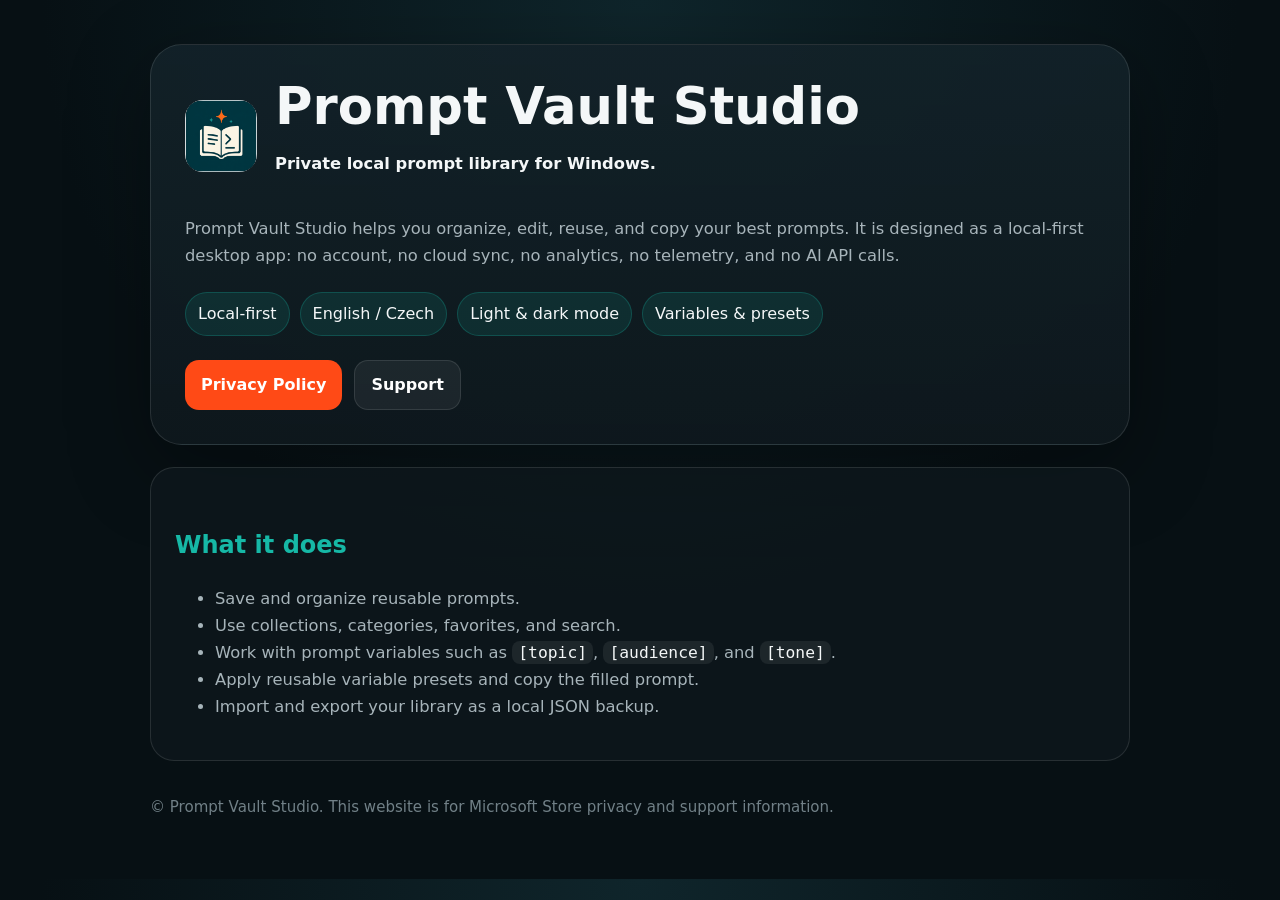
<file: index.html>
<!doctype html>
<html lang="en">
<head>
  <meta charset="utf-8">
  <meta name="viewport" content="width=device-width, initial-scale=1">
  <title>Prompt Vault Studio</title>
  <meta name="description" content="Prompt Vault Studio is a private local desktop prompt library for Windows.">
  <link rel="stylesheet" href="styles.css">
  <link rel="icon" href="assets/icon-192.png">
</head>
<body>
  <main class="wrap">
    <section class="hero">
      <div class="brand">
        <img src="assets/icon-512.png" alt="Prompt Vault Studio icon">
        <div>
          <h1>Prompt Vault Studio</h1>
          <p><strong>Private local prompt library for Windows.</strong></p>
        </div>
      </div>
      <p>
        Prompt Vault Studio helps you organize, edit, reuse, and copy your best prompts.
        It is designed as a local-first desktop app: no account, no cloud sync, no analytics,
        no telemetry, and no AI API calls.
      </p>
      <div class="badges">
        <span class="badge">Local-first</span>
        <span class="badge">English / Czech</span>
        <span class="badge">Light & dark mode</span>
        <span class="badge">Variables & presets</span>
      </div>
      <nav class="nav">
        <a class="button" href="privacy.html">Privacy Policy</a>
        <a class="button secondary" href="support.html">Support</a>
      </nav>
    </section>
    <section class="card">
      <h2>What it does</h2>
      <ul>
        <li>Save and organize reusable prompts.</li>
        <li>Use collections, categories, favorites, and search.</li>
        <li>Work with prompt variables such as <code>[topic]</code>, <code>[audience]</code>, and <code>[tone]</code>.</li>
        <li>Apply reusable variable presets and copy the filled prompt.</li>
        <li>Import and export your library as a local JSON backup.</li>
      </ul>
    </section>
    <p class="footer">© Prompt Vault Studio. This website is for Microsoft Store privacy and support information.</p>
  </main>
</body>
</html>
</file>
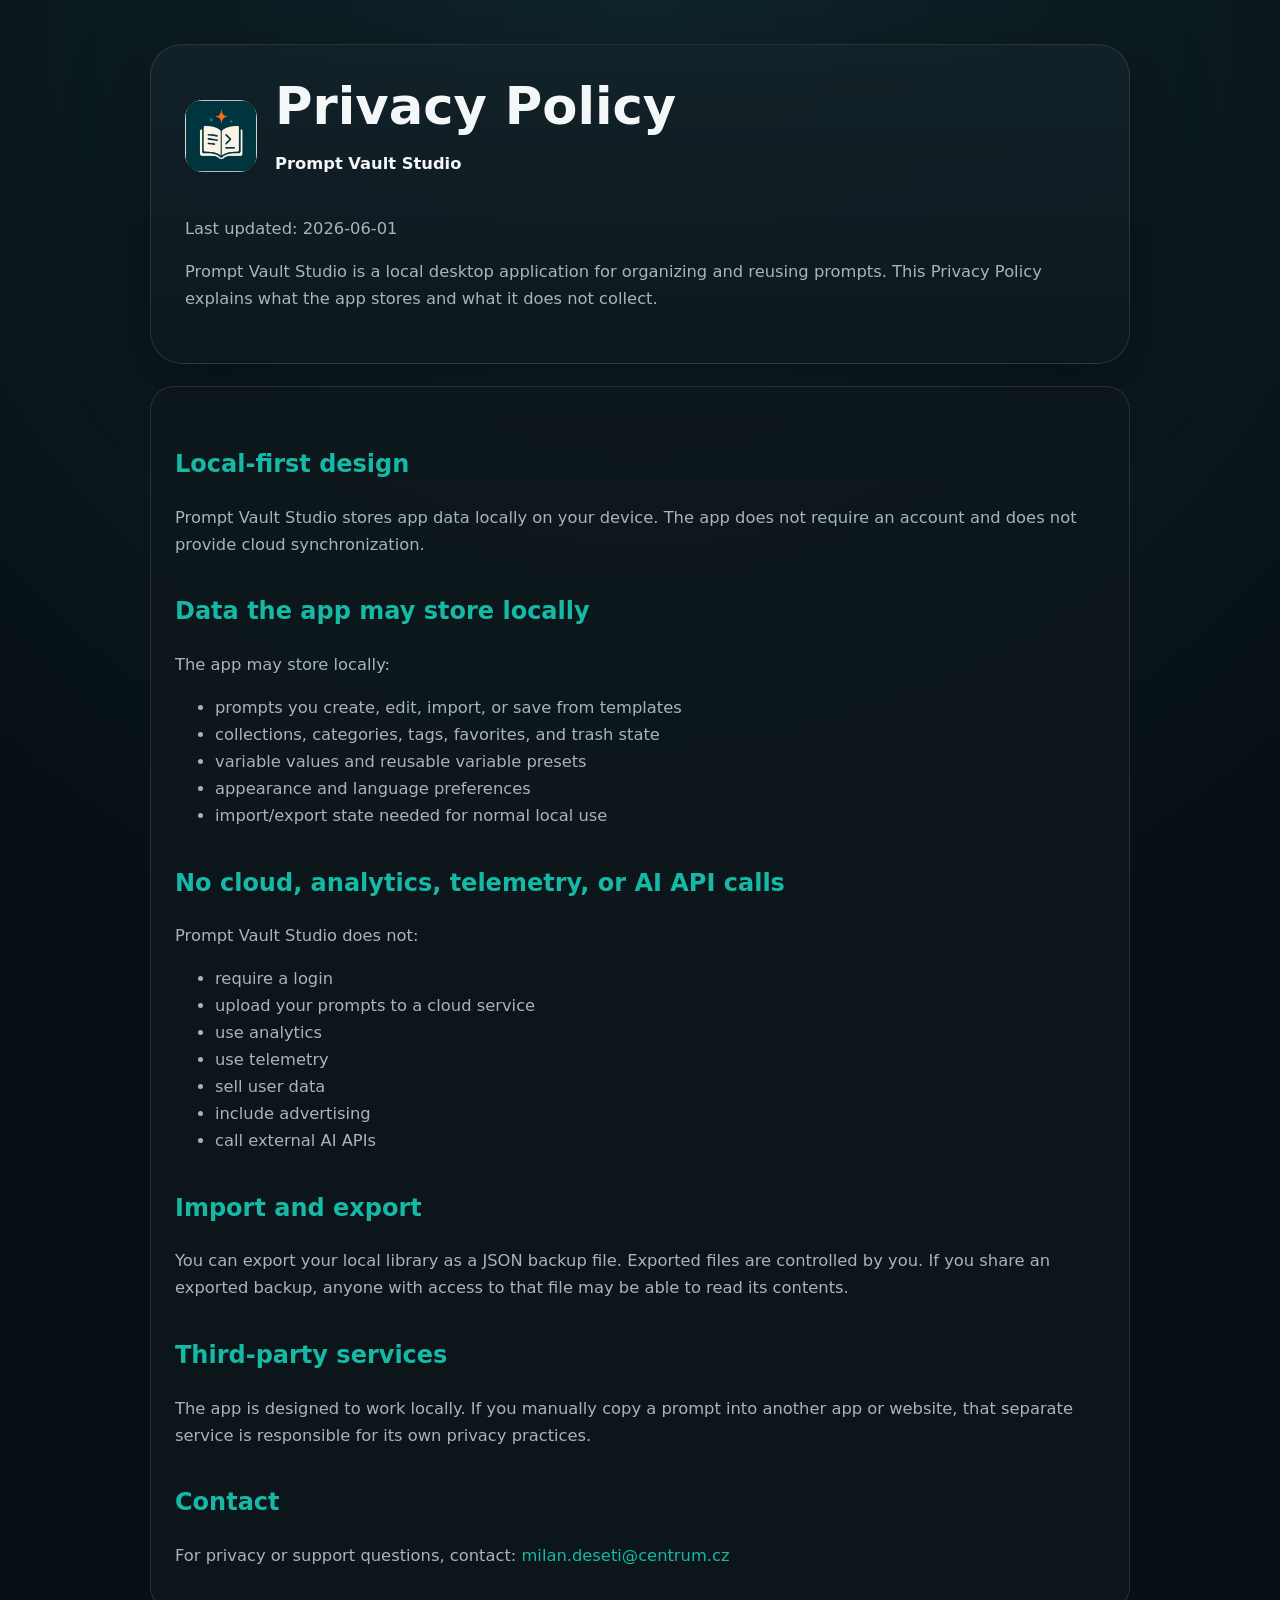
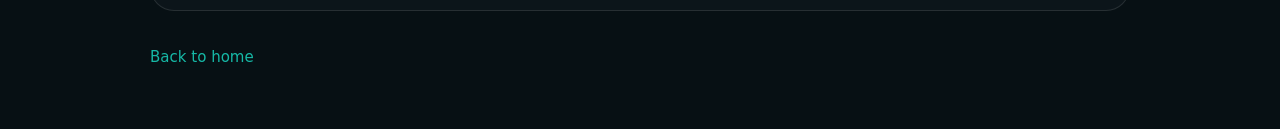
<file: privacy.html>
<!doctype html>
<html lang="en">
<head>
  <meta charset="utf-8">
  <meta name="viewport" content="width=device-width, initial-scale=1">
  <title>Privacy Policy — Prompt Vault Studio</title>
  <meta name="description" content="Privacy Policy for Prompt Vault Studio.">
  <link rel="stylesheet" href="styles.css">
  <link rel="icon" href="assets/icon-192.png">
</head>
<body>
  <main class="wrap">
    <section class="hero">
      <div class="brand">
        <img src="assets/icon-512.png" alt="Prompt Vault Studio icon">
        <div>
          <h1>Privacy Policy</h1>
          <p><strong>Prompt Vault Studio</strong></p>
        </div>
      </div>
      <p>Last updated: 2026-06-01</p>
      <p>
        Prompt Vault Studio is a local desktop application for organizing and reusing prompts.
        This Privacy Policy explains what the app stores and what it does not collect.
      </p>
    </section>

    <section class="card">
      <h2>Local-first design</h2>
      <p>
        Prompt Vault Studio stores app data locally on your device. The app does not require an account
        and does not provide cloud synchronization.
      </p>

      <h2>Data the app may store locally</h2>
      <p>The app may store locally:</p>
      <ul>
        <li>prompts you create, edit, import, or save from templates</li>
        <li>collections, categories, tags, favorites, and trash state</li>
        <li>variable values and reusable variable presets</li>
        <li>appearance and language preferences</li>
        <li>import/export state needed for normal local use</li>
      </ul>

      <h2>No cloud, analytics, telemetry, or AI API calls</h2>
      <p>Prompt Vault Studio does not:</p>
      <ul>
        <li>require a login</li>
        <li>upload your prompts to a cloud service</li>
        <li>use analytics</li>
        <li>use telemetry</li>
        <li>sell user data</li>
        <li>include advertising</li>
        <li>call external AI APIs</li>
      </ul>

      <h2>Import and export</h2>
      <p>
        You can export your local library as a JSON backup file. Exported files are controlled by you.
        If you share an exported backup, anyone with access to that file may be able to read its contents.
      </p>

      <h2>Third-party services</h2>
      <p>
        The app is designed to work locally. If you manually copy a prompt into another app or website,
        that separate service is responsible for its own privacy practices.
      </p>

      <h2>Contact</h2>
      <p>
        For privacy or support questions, contact:
        <a href="mailto:milan.deseti@centrum.cz">milan.deseti@centrum.cz</a>
      </p>
    </section>
    <p class="footer"><a href="index.html">Back to home</a></p>
  </main>
</body>
</html>
</file>
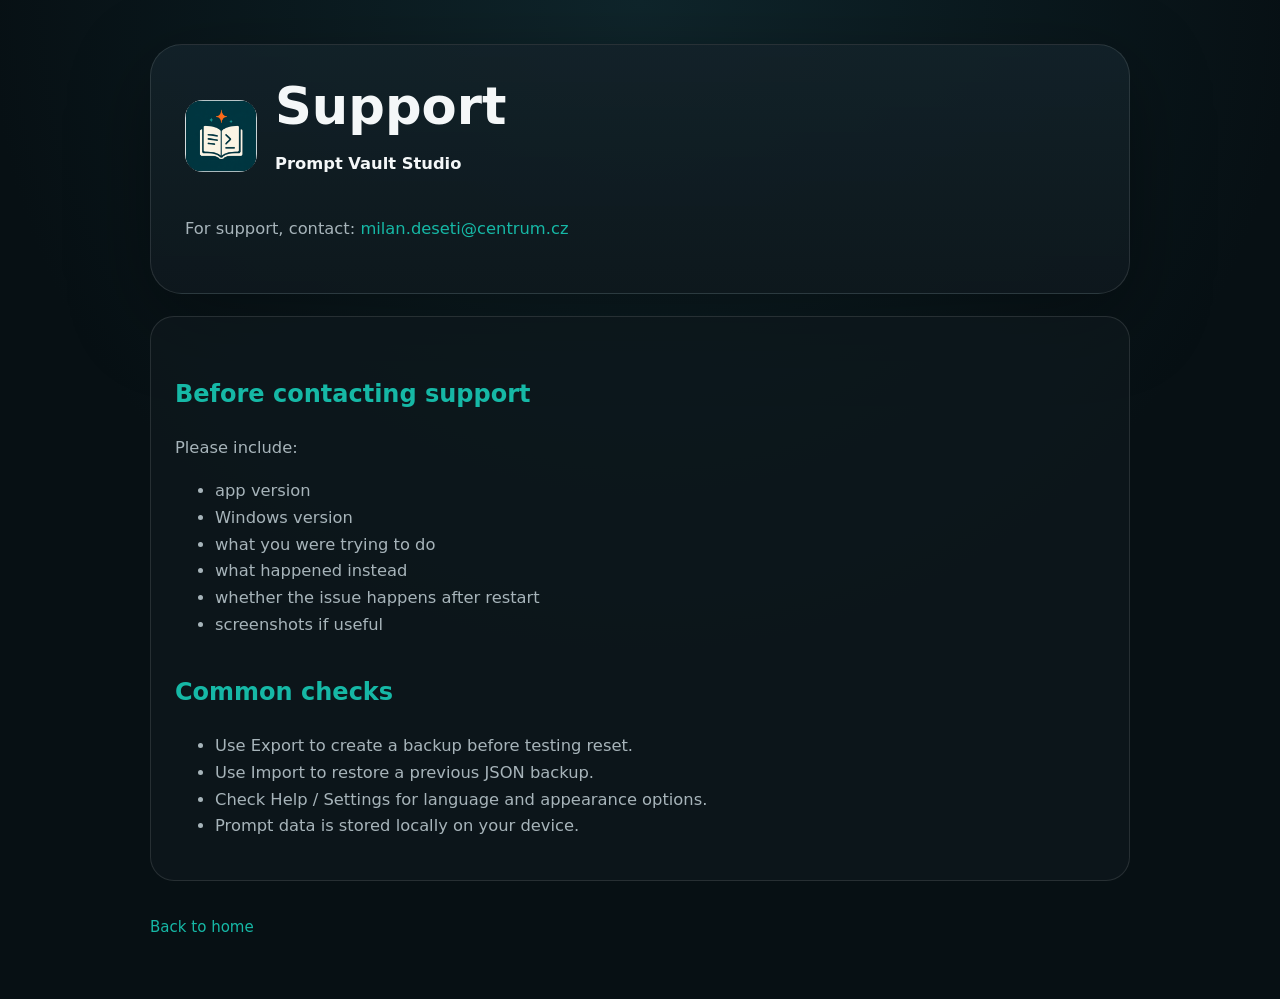
<file: support.html>
<!doctype html>
<html lang="en">
<head>
  <meta charset="utf-8">
  <meta name="viewport" content="width=device-width, initial-scale=1">
  <title>Support — Prompt Vault Studio</title>
  <meta name="description" content="Support information for Prompt Vault Studio.">
  <link rel="stylesheet" href="styles.css">
  <link rel="icon" href="assets/icon-192.png">
</head>
<body>
  <main class="wrap">
    <section class="hero">
      <div class="brand">
        <img src="assets/icon-512.png" alt="Prompt Vault Studio icon">
        <div>
          <h1>Support</h1>
          <p><strong>Prompt Vault Studio</strong></p>
        </div>
      </div>
      <p>
        For support, contact:
        <a href="mailto:milan.deseti@centrum.cz">milan.deseti@centrum.cz</a>
      </p>
    </section>

    <section class="card">
      <h2>Before contacting support</h2>
      <p>Please include:</p>
      <ul>
        <li>app version</li>
        <li>Windows version</li>
        <li>what you were trying to do</li>
        <li>what happened instead</li>
        <li>whether the issue happens after restart</li>
        <li>screenshots if useful</li>
      </ul>

      <h2>Common checks</h2>
      <ul>
        <li>Use Export to create a backup before testing reset.</li>
        <li>Use Import to restore a previous JSON backup.</li>
        <li>Check Help / Settings for language and appearance options.</li>
        <li>Prompt data is stored locally on your device.</li>
      </ul>
    </section>
    <p class="footer"><a href="index.html">Back to home</a></p>
  </main>
</body>
</html>
</file>
<file: styles.css>
:root {
  --bg: #071014;
  --panel: #0E181D;
  --panel-soft: #132229;
  --text: #F4F7F8;
  --muted: #A7B4BA;
  --border: rgba(255,255,255,.11);
  --teal: #16B8A6;
  --orange: #FF4A16;
}
* { box-sizing: border-box; }
body {
  margin: 0;
  font-family: Inter, ui-sans-serif, system-ui, -apple-system, BlinkMacSystemFont, "Segoe UI", sans-serif;
  background: radial-gradient(circle at top, #0f252b 0, var(--bg) 55%);
  color: var(--text);
  line-height: 1.65;
}
a { color: var(--teal); text-decoration: none; }
a:hover { text-decoration: underline; }
.wrap { width: min(980px, calc(100% - 40px)); margin: 0 auto; padding: 44px 0; }
.hero {
  border: 1px solid var(--border);
  background: linear-gradient(180deg, rgba(19,34,41,.92), rgba(14,24,29,.96));
  border-radius: 32px;
  padding: 34px;
  box-shadow: 0 24px 80px rgba(0,0,0,.35);
}
.brand { display: flex; gap: 18px; align-items: center; margin-bottom: 22px; }
.brand img { width: 72px; height: 72px; border-radius: 18px; }
h1 { font-size: clamp(2rem, 4vw, 3.4rem); line-height: 1.08; margin: 0 0 12px; }
h2 { color: var(--teal); margin-top: 34px; }
p, li { color: var(--muted); font-size: 1.02rem; }
strong { color: var(--text); }
.badges { display: flex; flex-wrap: wrap; gap: 10px; margin-top: 22px; }
.badge {
  border: 1px solid rgba(22,184,166,.25);
  background: rgba(22,184,166,.12);
  color: var(--text);
  padding: 8px 12px;
  border-radius: 999px;
}
.nav { display: flex; flex-wrap: wrap; gap: 12px; margin: 24px 0 0; }
.button {
  display: inline-flex; align-items: center; justify-content: center;
  padding: 11px 16px; border-radius: 14px;
  background: var(--orange); color: white; font-weight: 700;
}
.button.secondary { background: rgba(255,255,255,.06); border: 1px solid var(--border); }
.card {
  margin-top: 22px; padding: 24px; border-radius: 24px;
  background: rgba(14,24,29,.82); border: 1px solid var(--border);
}
.footer { margin-top: 34px; color: #718087; font-size: .94rem; }
code { color: var(--text); background: rgba(255,255,255,.07); padding: 2px 6px; border-radius: 8px; }
</file>
